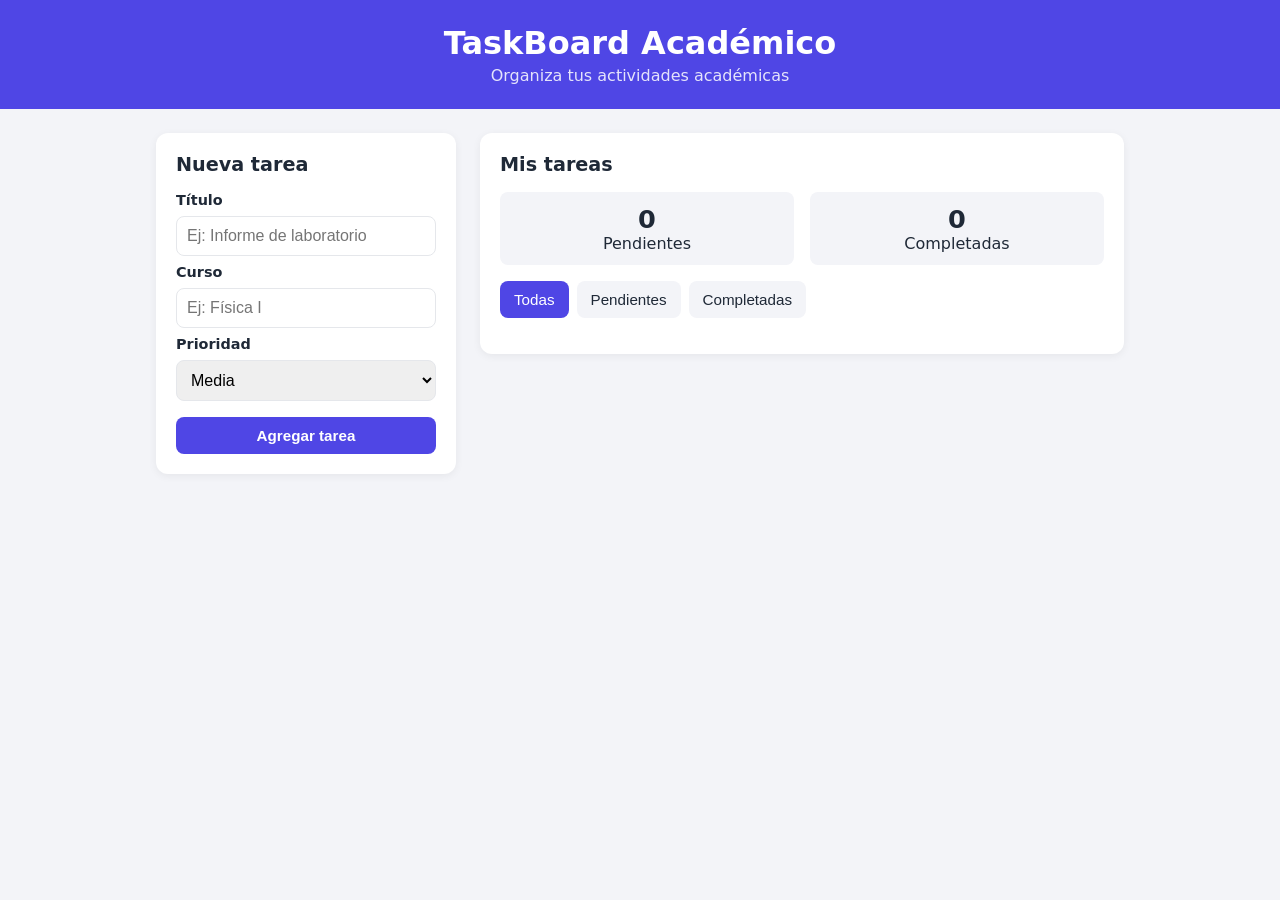
<file: index.html>
<!DOCTYPE html>
<html lang="es">
<head>
  <meta charset="UTF-8">
  <meta name="viewport" content="width=device-width, initial-scale=1.0">
  <title>TaskBoard Académico</title>
  <link rel="stylesheet" href="style.css">
</head>
<body>
  <header>
    <h1>TaskBoard Académico</h1>
    <p>Organiza tus actividades académicas</p>
  </header>

  <main>
    <section class="panel">
      <h2>Nueva tarea</h2>

      <form id="formulario-tarea">
        <label for="titulo">Título</label>
        <input type="text" id="titulo" placeholder="Ej: Informe de laboratorio">

        <label for="curso">Curso</label>
        <input type="text" id="curso" placeholder="Ej: Física I">

        <label for="prioridad">Prioridad</label>
        <select id="prioridad">
          <option value="Alta">Alta</option>
          <option value="Media" selected>Media</option>
          <option value="Baja">Baja</option>
        </select>

        <p id="mensaje-error" class="mensaje-error"></p>

        <button type="submit">Agregar tarea</button>
      </form>
    </section>

    <section class="panel">
      <h2>Mis tareas</h2>

      <div class="contadores">
        <p><strong id="contador-pendientes">0</strong> Pendientes</p>
        <p><strong id="contador-completadas">0</strong> Completadas</p>
      </div>

      <div class="filtros">
        <button class="filtro activo" data-filtro="todas">Todas</button>
        <button class="filtro" data-filtro="pendientes">Pendientes</button>
        <button class="filtro" data-filtro="completadas">Completadas</button>
      </div>

      <ul id="lista-tareas" class="lista-tareas"></ul>
    </section>
  </main>

  <script src="script.js"></script>
</body>
</html>
</file>
<file: style.css>
:root {
  --color-fondo: #f3f4f8;
  --color-panel: #ffffff;
  --color-texto: #1f2937;
  --color-suave: #6b7280;
  --color-borde: #e5e7eb;
  --color-primario: #4f46e5;
  --color-pendiente: #f59e0b;
  --color-completada: #10b981;
  --color-error: #dc2626;
}

* {
  box-sizing: border-box;
}

body {
  margin: 0;
  font-family: system-ui, "Segoe UI", sans-serif;
  background: var(--color-fondo);
  color: var(--color-texto);
}

header {
  background: var(--color-primario);
  color: white;
  text-align: center;
  padding: 24px 16px;
}

header h1 {
  margin: 0;
}

header p {
  margin: 4px 0 0;
  opacity: 0.85;
}

main {
  max-width: 1000px;
  margin: 24px auto;
  padding: 0 16px;
  display: grid;
  grid-template-columns: 300px 1fr;
  gap: 24px;
  align-items: start;
}

.panel {
  background: var(--color-panel);
  border-radius: 12px;
  padding: 20px;
  box-shadow: 0 2px 8px rgba(0, 0, 0, 0.06);
}

.panel h2 {
  margin-top: 0;
  font-size: 1.2rem;
}

/* Formulario */
form {
  display: flex;
  flex-direction: column;
  gap: 8px;
}

label {
  font-weight: 600;
  font-size: 0.9rem;
}

input,
select {
  padding: 10px;
  border: 1px solid var(--color-borde);
  border-radius: 8px;
  font-size: 1rem;
}

.input-error {
  border-color: var(--color-error);
}

.mensaje-error {
  display: none;
  margin: 0;
  color: var(--color-error);
  font-size: 0.9rem;
}

.mensaje-error.visible {
  display: block;
}

button {
  cursor: pointer;
  border: none;
  border-radius: 8px;
  padding: 10px 14px;
  font-size: 0.95rem;
}

form button {
  margin-top: 8px;
  background: var(--color-primario);
  color: white;
  font-weight: 600;
}

/* Contadores y filtros */
.contadores {
  display: flex;
  gap: 16px;
}

.contadores p {
  flex: 1;
  margin: 0;
  padding: 12px;
  border-radius: 8px;
  background: var(--color-fondo);
  text-align: center;
}

.contadores strong {
  display: block;
  font-size: 1.6rem;
}

.filtros {
  display: flex;
  gap: 8px;
  margin: 16px 0;
}

.filtro {
  background: var(--color-fondo);
  color: var(--color-texto);
}

.filtro.activo {
  background: var(--color-primario);
  color: white;
}

/* Tarjetas de tareas */
.lista-tareas {
  list-style: none;
  margin: 0;
  padding: 0;
  display: grid;
  grid-template-columns: repeat(auto-fill, minmax(220px, 1fr));
  gap: 12px;
}

.tarea {
  display: flex;
  flex-direction: column;
  gap: 6px;
  padding: 14px;
  border: 1px solid var(--color-borde);
  border-left: 6px solid var(--color-pendiente);
  border-radius: 10px;
}

.tarea h3 {
  margin: 0;
  font-size: 1.05rem;
}

.tarea p {
  margin: 0;
  color: var(--color-suave);
  font-size: 0.9rem;
}

.prioridad {
  align-self: flex-start;
  padding: 2px 8px;
  border-radius: 999px;
  font-size: 0.8rem;
  font-weight: 600;
}

.prioridad-alta {
  background: #fee2e2;
  color: #b91c1c;
}

.prioridad-media {
  background: #fef3c7;
  color: #b45309;
}

.prioridad-baja {
  background: #dbeafe;
  color: #1d4ed8;
}

.acciones {
  display: flex;
  gap: 8px;
  margin-top: 8px;
}

.boton-estado {
  flex: 1;
  background: var(--color-completada);
  color: white;
}

.boton-eliminar {
  background: #fee2e2;
  color: var(--color-error);
}

/* Estado completado */
.tarea.completada {
  border-left-color: var(--color-completada);
  background: #ecfdf5;
}

.tarea.completada h3 {
  text-decoration: line-through;
  color: var(--color-suave);
}

.tarea.completada .boton-estado {
  background: var(--color-pendiente);
}

/* Filtro */
.oculta {
  display: none;
}

@media (max-width: 700px) {
  main {
    grid-template-columns: 1fr;
  }
}
</file>
